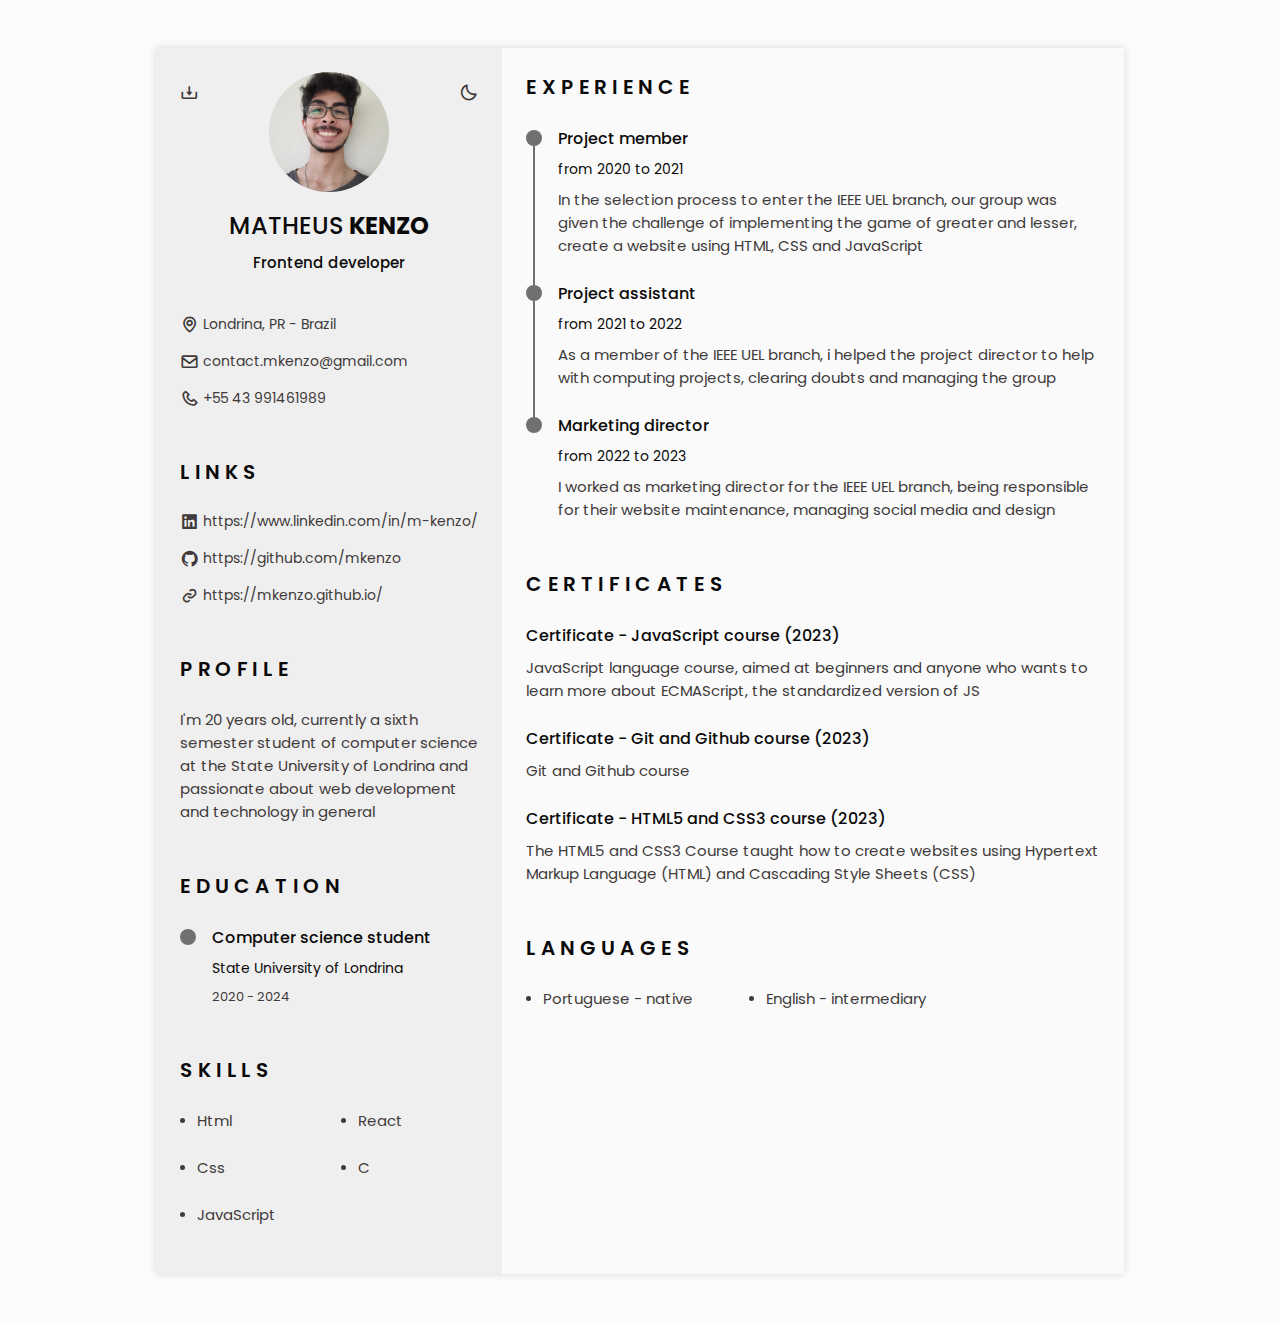
<file: cv.html>
<!DOCTYPE html>
    <html lang="en">
    <head>
        <meta charset="UTF-8">
        <meta name="viewport" content="width=device-width, initial-scale=1.0">

        <!--======== BOX ICONS ========-->
        <link rel="stylesheet" href="https://cdn.jsdelivr.net/npm/boxicons@latest/css/boxicons.min.css">

        <!--======== CSS ========-->
        <link rel="stylesheet" href="assets/css/cv-style.css">

        <title>Curriculum</title>
    </head>
    <body">
        <!--======== HEADER ========-->
        <header class="l-header" id="header">
            <nav class="nav bd-container">
                <a href="#" class="nav__logo">Kenzo</a>

                <div class="nav__menu" id="nav-menu">
                    <ul class="nav__list">
                        <li class="nav__item">
                            <a href="#home" class="nav__link active-link">
                                <i class='bx bx-home nav__icon'></i>Home
                            </a>
                        </li>

                        <li class="nav__item">
                            <a href="#profile" class="nav__link">
                                <i class='bx bx-user nav__icon'></i>Profile
                            </a>
                        </li>

                        <li class="nav__item">
                            <a href="#education" class="nav__link">
                                <i class='bx bx-book nav__icon'></i>Education
                            </a>
                        </li>

                        <li class="nav__item">
                            <a href="#skills" class="nav__link">
                                <i class='bx bx-receipt nav__icon'></i>Skills
                            </a>
                        </li>

                        <li class="nav__item">
                            <a href="#experience" class="nav__link">
                                <i class='bx bx-briefcase-alt nav__icon'></i>Experience
                            </a>
                        </li>

                        <li class="nav__item">
                            <a href="#certificates" class="nav__link">
                                <i class='bx bx-award nav__icon'></i>Certificates
                            </a>
                        </li>

                        <li class="nav__item">
                            <a href="#references" class="nav__link">
                                <i class='bx bx-link-external nav__icon'></i>References
                            </a>
                        </li>
                    </ul>
                </div>

                <div class="nav__toggle" id="nav-toggle">
                    <i class='bx bx-grid-alt'></i>
                </div>
            </nav>
        </header>

        <main class="l-main bd-container">
            <!-- All elements within this div, is generated in PDF -->
            <div class="resume" id="area-cv">
                <div class="resume__left">
                    <!--======== HOME ========-->
                    <section class="home" id="home">
                        <div class="home__container section bd-grid">
                            <div class="home__data bd-grid">
                                <img src="assets/img/cv.jpg" alt="" class="home__img">

                                <h1 class="home__title">MATHEUS <b>KENZO</b></h1>
                                <h3 class="home__profession">Frontend developer</h3>

                                <!-- Button to generate and download the pdf. Available for phone. -->
                                <div>
                                    <a download href="assets/pdf/mkenzo-resume.pdf" class="home__button-movil">Download</a>
                                </div>
                            </div>
                            
                            <div class="home__address bd-grid">
                                <span class="home__information">
                                    <i class='bx bx-map home__icon'></i> Londrina, PR - Brazil
                                </span>
                                <span class="home__information">
                                    <i class='bx bx-envelope home__icon'></i> contact.mkenzo@gmail.com
                                </span>
                                <span class="home__information">
                                    <i class='bx bx-phone home__icon'></i> +55 43 991461989
                                </span>
                            </div>
                        </div>
                        <!-- Theme change button -->
                        <i class='bx bx-moon change-theme' title="Theme" id="theme-button"></i>
                        
                        <!-- Button to generate and download the pdf. Available for desktop. -->
                        <i class='bx bx-download generate-pdf' title="Generate PDF" id="resume-button"></i>
                    </section>          
                    
                    <!--======== SOCIAL ========-->
                    <section class="social section">
                        <h2 class="section-title">Links</h2>

                        <div class="social__container bd-grid">
                            <a href="https://www.linkedin.com/in/m-kenzo/" target="_blank" class="social__link">
                                <i class='bx bxl-linkedin-square social__icon'></i> https://www.linkedin.com/in/m-kenzo/
                            </a>
                            <a href="https://github.com/mkenzo" target="_blank" class="social__link">
                                <i class='bx bxl-github social__icon'></i> https://github.com/mkenzo
                            </a>
                            <a href="index.html" target="_blank" class="home__information social__link">
                                <i class='bx bx-link home__icon' ></i> https://mkenzo.github.io/
                            </a>
                        </div>
                    </section>

                    <!--======== PROFILE ========-->
                    <section class="profile section" id="profile">
                        <h2 class="section-title">Profile</h2>

                        <p class="profile__description">I'm 20 years old, currently a sixth semester student of computer science at the State University of Londrina and passionate about web development and technology in general</p>
                    </section>
                    
                    <!--======== EDUCATION ========-->
                    <section class="education section" id="education">
                        <h2 class="section-title">Education</h2>

                        <div class="education__container bd-grid">
                            <div class="education__content">
                                <div class="education__time">
                                    <span class="education__rounder"></span>
                                </div>

                                <div class="education__data bd-grid">
                                    <h3 class="education__title">Computer science student</h3>
                                    <span class="education__studies">State University of Londrina</span>
                                    <span class="education__year">2020 - 2024</span>
                                </div>
                            </div>
                        </div>
                    </section>

                    <!--======== SKILLS ========-->
                    <section class="skills section" id="skills">
                        <h2 class="section-title">Skills</h2>

                        <div class="skills__content bd-grid">
                            <ul class="skills__data">
                                <li class="skills__name">
                                    <span class="skills__circle"></span> Html
                                </li>
                                <li class="skills__name">
                                    <span class="skills__circle"></span> Css
                                </li>
                                <li class="skills__name">
                                    <span class="skills__circle"></span> JavaScript
                                </li>
                            </ul>

                            <ul class="skills__data">
                                <li class="skills__name">
                                    <span class="skills__circle"></span> React
                                </li>
                                <li class="skills__name">
                                    <span class="skills__circle"></span> C
                                </li>
                            </ul>
                        </div>
                    </section>

                </div>

                <div class="resume__right">
                    <!--======== EXPERIENCE ========-->
                    <section class="experience section" id="experience">
                        <h2 class="section-title">Experience</h2>

                        <div class="experience__container bd-grid">
                            <div class="experience__content">
                                <div class="experience__time">
                                    <span class="experience__rounder"></span>
                                    <span class="experience__line"></span>
                                </div>

                                <div class="experience__data bd-grid">
                                    <h3 class="experience__title">Project member</h3>
                                    <span class="experience__company">from 2020 to 2021</span>
                                    <p class="experience__description">In the selection process to enter the IEEE UEL branch, our group was given the challenge of implementing the game of greater and lesser, create a website using HTML, CSS and JavaScript</p>
                                </div>
                            </div>

                            <div class="experience__content">
                                <div class="experience__time">
                                    <span class="experience__rounder"></span>
                                    <span class="experience__line"></span>
                                </div>

                                <div class="experience__data bd-grid">
                                    <h3 class="experience__title">Project assistant</h3>
                                    <span class="experience__company">from 2021 to 2022</span>
                                    <p class="experience__description">As a member of the IEEE UEL branch, i helped the project director to help with computing projects, clearing doubts and managing the group</p>
                                </div>
                            </div>

                            <div class="experience__content">
                                <div class="experience__time">
                                    <span class="experience__rounder"></span>
                                </div>

                                <div class="experience__data bd-grid">
                                    <h3 class="experience__title">Marketing director</h3>
                                    <span class="experience__company">from 2022 to 2023</span>
                                    <p class="experience__description">I worked as marketing director for the IEEE UEL branch, being responsible for their website maintenance, managing social media and design</p>
                                </div>
                            </div>
                        </div>
                    </section>

                    <!--======== CERTIFICATES ========-->
                    <section class="certificate section" id="certificates">
                        <h2 class="section-title">Certificates</h2>

                        <div class="certificate__container bd-grid">
                            <div class="certificate__content">
                                <h3 class="certificate__title">Certificate - JavaScript course (2023)</h3>
                                <p class="certificate__description">JavaScript language course, aimed at beginners and anyone who wants to learn more about ECMAScript, the standardized version of JS</p>
                            </div>

                            <div class="certificate__content">
                                <h3 class="certificate__title">Certificate - Git and Github course (2023)</h3>
                                <p class="certificate__description">Git and Github course</p>
                            </div>

                            <div class="certificate__content">
                                <h3 class="certificate__title">Certificate - HTML5 and CSS3 course (2023)</h3>
                                <p class="certificate__description">The HTML5 and CSS3 Course taught how to create websites using Hypertext Markup Language (HTML) and Cascading Style Sheets (CSS)</p>
                            </div>
                        </div>
                    </section>

                    <!--======== LANGUAGES ========-->
                    <section class="languages section">
                        <h2 class="section-title">Languages</h2>

                        <div class="languages__container">
                            <ul class="languages__content bd-grid">
                                <li class="languages__name">
                                    <span class="languages__circle"></span> Portuguese - native
                                </li>
                                <li class="languages__name">
                                    <span class="languages__circle"></span> English - intermediary
                                </li>
                            </ul>
                        </div>
                    </section>
                </div>
            </div>        
        </main>

        <!--======== SCROLL TOP ========-->
        <a href="#" class="scrolltop" id="scroll-top">
            <i class='bx bx-up-arrow-alt scrolltop__icon'></i>
        </a>

        <!--======== HTML2PDF ========-->
        <script src="assets/js/html2pdf.bundle.min.js"></script>

        <!--======== MAIN JS ========-->
        <script src="assets/js/cv.js"></script>
    </body>
</html>
</file>
<file: assets/css/cv-style.css>
/*======== GOOGLE FONTS ========*/
@import url('https://fonts.googleapis.com/css2?family=Poppins:wght@400;500;600&display=swap');

/*========  ========*/
/*======== VARIABLES CSS ========*/
:root {
  --header-height: 3rem;

  /*======== Colors ========*/
  --title-color: #0B0A0A;
  --text-color: #403A3A;
  --text-color-light: #707070;
  --container-color: #FAFAFA;
  --container-color-alt: #F0EFEF;
  --body-color: #FCFCFC;

  /*======== Font and typography ========*/
  --body-font: 'Poppins', sans-serif;
  --h1-font-size: 1.5rem;
  --h2-font-size: 1.25rem;
  --h3-font-size: 1rem;
  --normal-font-size: .938rem;
  --small-font-size: .875rem;
  --smaller-font-size: .813rem;

  /*======== Font weight ========*/
  --font-medium: 500;
  --font-semi-bold: 600;

  /*======== Margenes ========*/
  --mb-1: .5rem;
  --mb-2: 1rem;
  --mb-3: 1.5rem;

  /*======== z index ========*/
  --z-tooltip: 10;
  --z-fixed: 100;
}

/*======== BASE ========*/
*,::before,::after{
  box-sizing: border-box;
}

html{
scroll-behavior: smooth;
}

/*======== Variables Dark theme ========*/
body.dark-theme{
  --title-color: #F2F2F2;
  --text-color: #BFBFBF;
  --container-color: #212121;
  --container-color-alt: #181616;
  --body-color: #2B2B2B;
}

/*======== Button Dark/Light ========*/
.change-theme{
  position: absolute;
  right: 0;
  top: 2.2rem;
  display: flex;
  color: var(--text-color);
  font-size: 1.2rem;
  cursor: pointer;
}

.change-theme:hover{
  color: var(--title-color);
}

/*======== Font size variables to scale cv ========*/
body.scale-cv{
  --h1-font-size: .938rem;
  --h2-font-size: .938rem;
  --h3-font-size: .875rem;
  --normal-font-size: .813rem;
  --small-font-size: .75rem;
  --smaller-font-size: .688rem;
}

/*======== Generate PDF button ========*/
.generate-pdf{
  display: none;
  position: absolute;
  top: 2.2rem;
  left: 0;
  font-size: 1.2rem;
  color: var(--text-color);
  cursor: pointer;
}

.generate-pdf:hover{
  color: var(--title-color);
}

/*======== Classes modified to reduce size and print on A4 sheet ========*/
.scale-cv .change-theme,
.scale-cv .generate-pdf{
  display: none;
}

.scale-cv .bd-container{
  max-width: 595px;
}

.scale-cv .section{
  padding: 1.5rem 0 .80rem;
}

.scale-cv .section-title{
  margin-bottom: .75rem;
}

.scale-cv .resume__left,
.scale-cv .resume__right{
  padding: 0 1rem;
}

.scale-cv .home__img{
  width: 90px;
  height: 90px;
}

.scale-cv .home__container{
  gap: 1.5rem;
}

.scale-cv .home__data{
  gap: .25rem;
}

.scale-cv .home__address,
.scale-cv .social__container{
  gap: .75rem;
}

.scale-cv .home__icon,
.scale-cv .social__icon{
  font-size: 1rem;
}

.scale-cv .education__container,
.scale-cv .experience__container,
.scale-cv .certificate__container{
  gap: 1rem;
}

.scale-cv .education__time,
.scale-cv .experience__time{
  padding-right: .5rem;
}

.scale-cv .education__rounder,
.scale-cv .experience__rounder{
  width: 11px;
  height: 11px;
  margin-top: .22rem;
}

.scale-cv .education__line,
.scale-cv .experience__line{
  width: 1px;
  height: 110%;
  transform: translate(5px, 0);
}

.scale-cv .education__data,
.scale-cv .experience__data{
  gap: .25rem;
}

.scale-cv .skills__name{
  margin-bottom: var(--mb-1);
}

body{
  margin: 0 0 var(--header-height) 0;
  padding: 0;
  font-family: var(--body-font);
  font-size: var(--normal-font-size);
  background-color: var(--body-color);
  color: var(--text-color);
}

h1,h2,h3,ul,p{
  margin: 0;
}

h1,h2,h3{
  color: var(--title-color);
  font-weight: var(--font-medium);
}

ul{
  padding: 0;
  list-style: none;
}

a{
  text-decoration: none;
}

img{
  max-width: 100%;
  height: auto;
}

/*======== CLASS CSS ========*/
.section{
  padding: 1.5rem 0;
}

.section-title{
  font-size: var(--h2-font-size);
  color: var(--title-color);
  font-weight: var(--font-semi-bold);
  text-transform: uppercase;
  letter-spacing: .35rem;
  text-align: center;
  margin-bottom: var(--mb-3);
}

/*======== LAYOUT ========*/
.bd-container{
  max-width: 968px;
  width: calc(100% - 3rem);
  margin-left: var(--mb-3);
  margin-right: var(--mb-3);
}

.bd-grid{
  display: grid;
  gap: 1.5rem;
}

.l-header{
  width: 100%;
  position: fixed;
  bottom: 0;
  left: 0;
  z-index: var(--z-fixed);
  background-color: var(--body-color);
  box-shadow: 0 -1px 4px rgba(0,0,0,.1);
  transition: .3s;
}

/*======== NAV ========*/
.nav{
  height: var(--header-height);
  display: flex;
  justify-content: space-between;
  align-items: center;
}

@media screen and (max-width: 968px){
  .nav__menu{
    position: fixed;
    bottom: -100%;
    left: 0;
    width: 100%;
    padding: 2rem 1.5rem;
    background-color: var(--body-color);
    box-shadow: 0 1px 4px rgba(0,0,0,.1);
    border-radius: 1rem 1rem 0 0;
    z-index: var(--z-fixed);
    transition: .3s;
  }
}

.nav__logo,
.nav__toggle{
  color: var(--title-color);
  font-weight: var(--font-medium);
}

.nav__toggle{
  font-size: 1.2rem;
  cursor: pointer;
}

.nav__item{
  text-align: center;
}

.nav__list{
  display: grid;
  grid-template-columns: repeat(3, 1fr);
  gap: 2rem;
}

.nav__link{
  display: flex;
  flex-direction: column;
  font-size: var(--smaller-font-size);
  color: var(--text-color-light);
  font-weight: var(--font-medium);
}

.nav__link:hover{
  color: var(--title-color);
}

.nav__icon{
  font-size: 1.2rem;
  margin-bottom: var(--mb-1);
}

/* Show menu */
.show-menu{
  bottom: var(--header-height);
}

/* Active menu link */
.active__link{
  color: var(--title-color);
}

/*======== HOME ========*/
.home{
  position: relative;
}

.home__container{
  gap: 3rem;
}

.home__data{
  gap: .5rem;
  text-align: center;
}

.home__img{
  width: 120px;
  height: 120px;
  border-radius: 50%;
  justify-self: center;
  margin-bottom: var(--mb-1);
}

.home__title{
  font-size: var(--h1-font-size);
}

.home__profession{
  font-size: var(--normal-font-size);
  margin-bottom: var(--mb-1);
}

.home__address{
  gap: 1rem;
}

.home__information{
  display: flex;
  align-items: center;
  font-size: var(--small-font-size);
}

.home__icon{
  font-size: 1.2rem;
  margin-right: .25rem;
}

.home__button-movil{
  display: inline-block;
  border: 2px solid var(--text-color);
  color: var(--title-color);
  padding: 1rem 2rem;
  border-radius: .25rem;
  transition: .3s;
  font-weight: var(--font-medium);
  margin-top: var(--mb-3);
}

.home__button-movil:hover{
  background-color: var(--text-color);
  color: var(--container-color);
}

/*======== SOCIAL ========*/
.social__container{
  grid-template-columns: max-content;
  gap: 1rem;
}

.social__link{
  display: inline-flex;
  align-items: center;
  font-size: var(--small-font-size);
  color: var(--text-color);
}

.social__link:hover{
  color: var(--title-color);
}

.social__icon{
  font-size: 1.2rem;
  margin-right: .25rem;
}

/*======== PROFILE ========*/
.profile__description{
  text-align: center;
}

/*======== EDUCATION AND EXPERIENCE ========*/
.education__content,
.experience__content{
  display: flex;
}

.education__time,
.experience__time{
  padding-right: 1rem;
}

.education__rounder,
.experience__rounder{
  position: relative;
  display: block;
  width: 16px;
  height: 16px;
  background-color: var(--text-color-light);
  border-radius: 50%;
  margin-top: .25rem;
}

.education__line,
.experience__line{
  display: block;
  width: 2px;
  height: 110%;
  background-color: var(--text-color-light);
  transform: translate(7px, 0);
}

.education__data,
.experience__data{
  gap: .5rem;
}

.education__title,
.experience__title{
  font-size: var(--h3-font-size);
}

.education__studies,
.experience__company{
  font-size: var(--small-font-size);
  color: var(--title-color);
}

.education__year{
  font-size: var(--smaller-font-size);
}

/*======== SKILLS AND LANGUAGES ========*/
.skills__content,
.languages__content{
  grid-template-columns: repeat(2, 1fr);
}

.languages__content{
  gap: 0;
}

.skills__name,
.languages__name{
  display: flex;
  align-items: center;
  margin-bottom: var(--mb-3);
}

.skills__circle,
.languages__circle{
  display: inline-block;
  width: 5px;
  height: 5px;
  background-color: var(--text-color);
  border-radius: 50%;
  margin-right: .75rem;
}

/*======== CERTIFICATES ========*/
.certificate__title{
  font-size: var(--h3-font-size);
  margin-bottom: var(--mb-1);
}

/* Scroll top */
.scrolltop{
  position: fixed;
  right: 1rem;
  bottom: -20%;
  display: flex;
  justify-content: center;
  align-items: center;
  padding: .3rem;
  background-color: var(--container-color-alt);
  border-radius: .4rem;
  z-index: var(--z-tooltip);
  transition: .4s;
  visibility: hidden;
}

.scrolltop__icon{
  font-size: 1.2rem;
  color: var(--text-color);
}

.show-scroll{
  visibility: visible;
  bottom: 5rem;
}

/*======== MEDIA QUERIES ========*/
/* For small devices, menu two columns */
@media screen and (max-width: 320px){
  .nav__list{
    grid-template-columns: repeat(2, 1fr);
    gap: 1rem .5rem;
  }
}

/* Classes modified for large screen size */
@media screen and (min-width: 968px){
  body{
    margin: 3rem 0;
  }

  .bd-container{
    margin-left: auto;
    margin-right: auto;
  }

  .l-header,
  .scrolltop{
    display: none;
  }

  .resume{
    display: grid;
    grid-template-columns: .5fr 1fr;
    background-color: var(--container-color);
    box-shadow: 0 0 8px rgba(13,12,12,.15);
  }

  .resume__left{
    background-color: var(--container-color-alt);
  }

  .resume__left,
  .resume__right{
    padding: 0 1.5rem;
  }

  .generate-pdf{
    display: inline-block;
  }

  .section-title,
  .profile__description{
    text-align: initial;
  }

  .home__container{
    gap: 1.5rem;
  }

  .home__button-movil{
    display: none;
  }

  .languages__content{
    grid-template-columns: repeat(3, max-content);
    column-gap: 3.5rem;
  }
}
</file>
